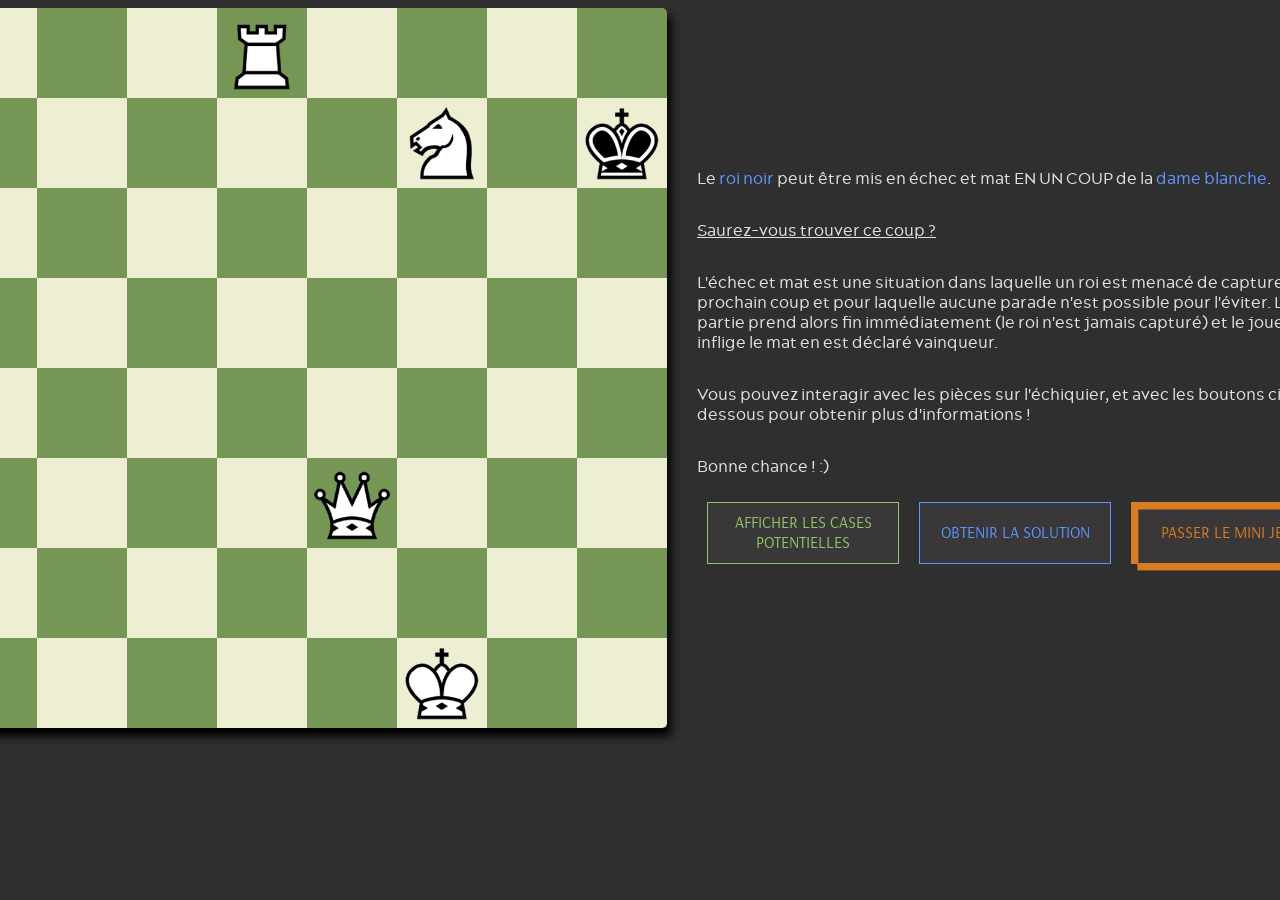
<file: index.html>
<!DOCTYPE html>
<html lang="fr">
  <head>
    <script defer src="./echiquier.js"></script>
    <meta charset="utf-8" />
    <link rel="stylesheet" href="./echiquier.css" />
    <link
      rel="stylesheet"
      href="https://use.fontawesome.com/releases/v5.7.0/css/all.css"
      integrity="sha384-lZN37f5QGtY3VHgisS14W3ExzMWZxybE1SJSEsQp9S+oqd12jhcu+A56Ebc1zFSJ"
      crossorigin="anonymous"
    />
    <title>CV - Victor Martin</title>
  </head>

  <body>
    <div class="block-page">
      <div class="wrapper">
        <div
          class="a8"
          hover-id="white-rook"
          ondragover="showDrop(event)"
          ondragleave="leaveDrop(event)"
        ></div>
        <div
          class="b8"
          hover-id="white-rook"
          ondragover="showDrop(event)"
          ondragleave="leaveDrop(event)"
        ></div>
        <div
          class="c8"
          hover-id="white-rook"
          ondragover="showDrop(event)"
          ondragleave="leaveDrop(event)"
        ></div>

        <div class="d8">
          <div id="white-rook">
            <img src="./Images/white-rook.png" alt="Tour Blanche" />
          </div>
        </div>

        <div
          class="e8"
          hover-id="white-rook"
          ondragover="showDrop(event)"
          ondragleave="leaveDrop(event)"
        >
          <div class="white-rook-text">
            <p>Tour blanche</p>
            <p>Peut se mouvoir verticalement et horizontalement</p>
            <p>Cliquez dessus pour voir les cases qu'elle défend !</p>
          </div>
        </div>
        <div
          class="f8"
          hover-id="white-rook"
          ondragover="showDrop(event)"
          ondragleave="leaveDrop(event)"
        ></div>
        <div
          class="g8"
          hover-id="white-rook"
          ondragover="showDrop(event)"
          ondragleave="leaveDrop(event)"
        ></div>
        <div
          class="h8"
          hover-id="white-knight"
          ondragover="showDrop(event)"
          ondragleave="leaveDrop(event)"
        ></div>
        <div
          class="a7"
          hover-id="white-queen"
          ondragover="showDrop(event)"
          ondragleave="leaveDrop(event)"
        ></div>
        <div
          class="b7"
          ondragover="showDrop(event)"
          ondragleave="leaveDrop(event)"
        ></div>
        <div
          class="c7"
          ondragover="showDrop(event)"
          ondragleave="leaveDrop(event)"
        ></div>
        <div
          class="d7"
          hover-id="white-rook"
          ondragover="showDrop(event)"
          ondragleave="leaveDrop(event)"
        ></div>
        <div
          class="e7"
          hover-id="white-queen"
          ondragover="showDrop(event)"
          ondragleave="leaveDrop(event)"
        ></div>

        <div class="f7">
          <div id="white-knight">
            <img src="./Images/white-knight.png" alt="Cavalier Blanc /" />
          </div>
        </div>

        <div
          class="g7"
          hover-id="black-king"
          ondragover="showDrop(event)"
          ondragleave="leaveDrop(event)"
        >
          <div class="white-knight-text">
            <p>Cavalier blanc</p>
            <p>Se déplace en "L"</p>
            <p>Cliquez dessus pour voir les cases qu'il défend !</p>
          </div>
        </div>

        <div class="h7">
          <div id="black-king">
            <img src="./Images/black-king.png" alt="Roi Noir /" />
          </div>
        </div>

        <div
          class="a6"
          ondragover="showDrop(event)"
          ondragleave="leaveDrop(event)"
        ></div>
        <div
          class="b6"
          hover-id="white-queen"
          ondragover="showDrop(event)"
          ondragleave="leaveDrop(event)"
        ></div>
        <div
          class="c6"
          ondragover="showDrop(event)"
          ondragleave="leaveDrop(event)"
        ></div>
        <div
          class="d6"
          hover-id="white-knight"
          ondragover="showDrop(event)"
          ondragleave="leaveDrop(event)"
        ></div>
        <div
          class="e6"
          hover-id="white-queen"
          ondragover="showDrop(event)"
          ondragleave="leaveDrop(event)"
        ></div>
        <div
          class="f6"
          ondragover="showDrop(event)"
          ondragleave="leaveDrop(event)"
        ></div>
        <div
          class="g6"
          hover-id="black-king"
          ondragover="showDrop(event)"
          ondragleave="leaveDrop(event)"
        ></div>

        <div
          class="h6"
          hover-id="white-knight"
          aide-id="help"
          draggable-id="white-queen"
          ondragover="allowDrop(event)"
          ondragleave="leaveDrop(event)"
          ondrop="return droph6(event)"
        >
          <div class="black-king-text">
            <p>Roi noir</p>
            <p>Sera bientôt en échec et mat en un coup de la dame D:</p>
            <p>Cliquez dessus pour voir les cases qu'il défend !</p>
          </div>
        </div>

        <div
          class="a5"
          ondragover="showDrop(event)"
          ondragleave="leaveDrop(event)"
        ></div>
        <div
          class="b5"
          ondragover="showDrop(event)"
          ondragleave="leaveDrop(event)"
        ></div>
        <div
          class="c5"
          hover-id="white-queen"
          ondragover="showDrop(event)"
          ondragleave="leaveDrop(event)"
        ></div>
        <div
          class="d5"
          hover-id="white-rook"
          ondragover="showDrop(event)"
          ondragleave="leaveDrop(event)"
        ></div>
        <div
          class="e5"
          hover-id="white-knight"
          ondragover="showDrop(event)"
          ondragleave="leaveDrop(event)"
        ></div>
        <div
          class="f5"
          ondragover="showDrop(event)"
          ondragleave="leaveDrop(event)"
        ></div>

        <div
          class="g5"
          hover-id="white-knight"
          draggable-id="white-queen"
          ondrop="return dropg5(event)"
          aide-id="help"
          ondragover="allowDrop(event)"
          ondragleave="leaveDrop(event)"
        ></div>

        <div
          class="h5"
          ondragover="showDrop(event)"
          ondragleave="leaveDrop(event)"
        ></div>
        <div
          class="a4"
          ondragover="showDrop(event)"
          ondragleave="leaveDrop(event)"
        ></div>
        <div
          class="b4"
          ondragover="showDrop(event)"
          ondragleave="leaveDrop(event)"
        ></div>
        <div
          class="c4"
          ondragover="showDrop(event)"
          ondragleave="leaveDrop(event)"
        ></div>
        <div
          class="d4"
          hover-id="white-rook"
          ondragover="showDrop(event)"
          ondragleave="leaveDrop(event)"
        ></div>
        <div
          class="e4"
          hover-id="white-queen"
          ondragover="showDrop(event)"
          ondragleave="leaveDrop(event)"
        ></div>
        <div
          class="f4"
          hover-id="white-queen"
          draggable-id="white-queen"
          ondrop="return dropf4(event)"
          aide-id="help"
          ondragover="allowDrop(event)"
          ondragleave="leaveDrop(event)"
        ></div>

        <div
          class="g4"
          ondragover="showDrop(event)"
          ondragleave="leaveDrop(event)"
        ></div>
        <div
          class="h4"
          ondragover="showDrop(event)"
          ondragleave="leaveDrop(event)"
        ></div>
        <div
          class="a3"
          hover-id="white-queen"
          ondragover="showDrop(event)"
          ondragleave="leaveDrop(event)"
        ></div>
        <div
          class="b3"
          hover-id="white-queen"
          ondragover="showDrop(event)"
          ondragleave="leaveDrop(event)"
        ></div>
        <div
          class="c3"
          hover-id="white-queen"
          showDrop
          ondragover="showDrop(event)"
          ondragleave="leaveDrop(event)"
        ></div>
        <div
          class="d3"
          hover-id="white-rook"
          ondragover="showDrop(event)"
          ondragleave="leaveDrop(event)"
        ></div>

        <div class="e3">
          <div
            id="white-queen"
            ondragstart="dragStart(event)"
            ondragend="dragEnd(event)"
            draggable="true"
          >
            <img src="./Images/white-queen.png" alt="Reine Blanche" />
          </div>
        </div>

        <div
          class="f3"
          hover-id="white-queen"
          ondragover="showDrop(event)"
          ondragleave="leaveDrop(event)"
        >
          <div class="white-queen-text">
            <p>Dame blanche</p>
            <p>Peut se déplacer dans toutes les directions</p>
            <p>Cliquez dessus pour voir les cases qu'elle défend !</p>
          </div>
        </div>
        <div
          class="g3"
          hover-id="white-queen"
          ondragover="showDrop(event)"
          ondragleave="leaveDrop(event)"
        ></div>
        <div
          class="h3"
          hover-id="white-queen"
          ondragover="showDrop(event)"
          ondragleave="leaveDrop(event)"
        ></div>
        <div
          class="a2"
          ondragover="showDrop(event)"
          ondragleave="leaveDrop(event)"
        ></div>
        <div
          class="b2"
          ondragover="showDrop(event)"
          ondragleave="leaveDrop(event)"
        ></div>
        <div
          class="c2"
          ondragover="showDrop(event)"
          ondragleave="leaveDrop(event)"
        ></div>
        <div
          class="d2"
          hover-id="white-rook"
          ondragover="showDrop(event)"
          ondragleave="leaveDrop(event)"
        ></div>
        <div
          class="e2"
          hover-id="white-queen"
          ondragover="showDrop(event)"
          ondragleave="leaveDrop(event)"
        ></div>
        <div
          class="f2"
          hover-id="white-queen"
          ondragover="showDrop(event)"
          ondragleave="leaveDrop(event)"
        ></div>
        <div
          class="g2"
          hover-id="white-king"
          ondragover="showDrop(event)"
          ondragleave="leaveDrop(event)"
        ></div>
        <div
          class="h2"
          ondragover="showDrop(event)"
          ondragleave="leaveDrop(event)"
        ></div>
        <div
          class="a1"
          ondragover="showDrop(event)"
          ondragleave="leaveDrop(event)"
        ></div>
        <div
          class="b1"
          ondragover="showDrop(event)"
          ondragleave="leaveDrop(event)"
        ></div>
        <div
          class="c1"
          hover-id="white-queen"
          ondragover="showDrop(event)"
          ondragleave="leaveDrop(event)"
        ></div>
        <div
          class="d1"
          hover-id="white-rook"
          ondragover="showDrop(event)"
          ondragleave="leaveDrop(event)"
        ></div>
        <div
          class="e1"
          hover-id="white-queen"
          ondragover="showDrop(event)"
          ondragleave="leaveDrop(event)"
        ></div>

        <div class="f1">
          <div id="white-king">
            <img src="./Images/white-king.png" alt="Roi Blanc /" />
          </div>
        </div>

        <div
          class="g1"
          hover-id="white-queen"
          ondragover="showDrop(event)"
          ondragleave="leaveDrop(event)"
        >
          <div class="white-king-text">
            <p>Roi blanc</p>
            <p>Se déplace dans toutes les directions d'une case</p>
            <p>Cliquez dessus pour voir les cases qu'il défend !</p>
          </div>
        </div>
        <div
          class="h1"
          ondragover="showDrop(event)"
          ondragleave="leaveDrop(event)"
        ></div>
      </div>
      <section class="instructions">
        <p>
          Le <span id="instructions-black-king">roi noir</span> peut être mis en
          échec et mat EN UN COUP de la
          <span id="instructions-white-queen">dame blanche</span>.
        </p>
        <p id="challenge">Saurez-vous trouver ce coup ?</p>
        <p>
          L'échec et mat est une situation dans laquelle un roi est menacé de
          capture au prochain coup et pour laquelle aucune parade n'est possible
          pour l'éviter. La partie prend alors fin immédiatement (le roi n'est
          jamais capturé) et le joueur qui inflige le mat en est déclaré
          vainqueur.
        </p>
        <p>
          Vous pouvez interagir avec les pièces sur l'échiquier, et avec les
          boutons ci-dessous pour obtenir plus d'informations !
        </p>
        <p>Bonne chance ! :)</p>
        <div class="instructions-links">
          <a id="help" href="http://">AFFICHER LES CASES POTENTIELLES</a>
          <a id="solution" href="http://">OBTENIR LA SOLUTION </a>
          <a id="skip" href="http://">PASSER LE MINI JEU</a>
        </div>
      </section>
    </div>

    <div class="modal-escape-bg">
      <div class="modal-escape">
        <p>Le roi a pu s'échapper !</p>
        <div class="retry-escape">
          <i class="fas fa-undo"></i>
          <p>Réessayer</p>
        </div>
        <div class="skip-escape">
          <i class="fas fa-forward"></i>
          <p>Passer</p>
        </div>
      </div>
    </div>
    <div class="modal-pat-bg">
      <div class="modal-pat">
        <p>Pat / Match nul :</p>
        <ul>
          <li>C'est au tour des noirs de jouer</li>
          <li>Le roi noir n'est pas sous le coup d'un échec</li>
          <li>
            Le roi noir ne peut plus jouer de coup légal <br />(toute les cases
            autour de lui à part la sienne <br />
            sont défendues par les pièces blanches
          </li>
        </ul>
        <div class="retry-pat">
          <i class="fas fa-undo"></i>
          <p>Réessayer</p>
        </div>
        <div class="skip-pat">
          <i class="fas fa-forward"></i>
          <p>Passer</p>
        </div>
      </div>
    </div>
    <section class="cvvictor">
      <img src="./Images/cv.jpg" alt="CV de Victor Martin" />
      <div class="icons">
        <div class="download">
          <i class="fas fa-download"></i>
          <p>Télecharger</p>
        </div>
        <div class="contact">
          <i class="fas fa-envelope"></i>
          <p>Contact</p>
        </div>
        <div class="linkedin">
          <i class="fab fa-linkedin"></i>
          <p>LinkedIn</p>
        </div>
      </div>
    </section>
  </body>
</html>
</file>
<file: echiquier.css>
@font-face {
  font-family: "arsenalregular";
  src: url("./Fonts/arsenal-regular-webfont.woff2") format("woff2"),
    url("./Fonts/arsenal-regular-webfont.woff") format("woff");
  font-weight: normal;
  font-style: normal;
}

@font-face {
  font-family: "acherusgrotesque-regular";
  src: url("./Fonts/acherusgrotesque-regular-webfont.woff2") format("woff2"),
    url("./Fonts/acherusgrotesque-regular-webfont.woff") format("woff");
  font-weight: normal;
  font-style: normal;
}

body {
  font-family: "arsenalregular";
  background-color: rgb(48, 47, 47);
}

.block-page {
  display: flex;
  align-items: center;
  justify-content: center;
}

#opacity {
  opacity: 1;
}

.wrapper img {
  height: 10vh;
  -webkit-transition: -webkit-transform 0.3s ease-in-out;
  transition: -webkit-transform 0.3s ease-in-out;
  -o-transition: transform 0.3s ease-in-out;
  transition: transform 0.3s ease-in-out;
  transition: transform 0.3s ease-in-out, -webkit-transform 0.3s ease-in-out;
}

#white-rook,
#white-king,
#black-king,
#white-knight {
  cursor: pointer;
}

.wrapper #white-queen {
  cursor: grab;
}
.wrapper img:hover {
  -webkit-transform: scale(1.3);
  -ms-transform: scale(1.3);
  transform: scale(1.3);
  -webkit-transition: -webkit-transform 0.3s ease-in-out;
  transition: -webkit-transform 0.3s ease-in-out;
  -o-transition: transform 0.3s ease-in-out;
  transition: transform 0.3s ease-in-out;
  transition: transform 0.3s ease-in-out, -webkit-transform 0.3s ease-in-out;
}

.wrapper {
  width: 80vh;
  display: grid;
  grid-template-columns: repeat(8, 10vh);
  border-radius: 3px;
  box-shadow: 4px 8px 10px;
}

.a1 {
  border-radius: 0px 0px 0px 5px;
}

.a8 {
  border-radius: 5px 0px 0px 0px;
}

.h8 {
  border-radius: 0px 5px 0px 0px;
}

.h1 {
  border-radius: 0px 0px 5px 0px;
}

.wrapper > div {
  height: 10vh;
}

.motionh6-out {
  -webkit-filter: opacity(0%);
  filter: opacity(0%);
  -webkit-transform: translate(50vw);
  -ms-transform: translate(50vw);
  transform: translate(50vw);
  -webkit-transition: all 1.2s cubic-bezier(0, 0.54, 0.92, 1.04) 0.3s;
  -o-transition: all 1.2s cubic-bezier(0, 0.54, 0.92, 1.04) 0.3s;
  transition: all 1.2s cubic-bezier(0, 0.54, 0.92, 1.04) 0.3s;
}

.cvvictor {
  position: fixed;
  top: 2vh;
  left: 25vw;
  display: -webkit-box;
  display: -ms-flexbox;
  display: flex;
  -webkit-box-pack: center;
  -ms-flex-pack: center;
  justify-content: center;
  opacity: 0;
  visibility: hidden;
  -webkit-transition: opacity 1s ease-out;
  -o-transition: opacity 1s ease-out;
  transition: opacity 1s ease-out;
}

.cvvictor > img {
  max-height: 95vh;
}

.download,
.contact,
.linkedin {
  margin-left: 10px;
  display: flex;
  flex-direction: column;
  align-items: center;
  justify-content: center;
}

.download > i,
.contact > i,
.linkedin > i {
  display: flex;
  flex-direction: column;
  color: rgb(93, 149, 253);
  font-size: 3em;
  cursor: pointer;
  margin-top: 10px;
}

.download > p,
.contact > p,
.linkedin > p {
  color: rgb(93, 149, 253);
  font-size: 0.7em;
  -webkit-transition: -webkit-transform 0.3s;
  transition: -webkit-transform 0.3s;
  -o-transition: transform 0.3s;
  transition: transform 0.3s;
  transition: transform 0.3s, -webkit-transform 0.3s;
}

.cv-buttons-hover {
  transform: translate(0, -7px);
  -webkit-transition: -webkit-transform 0.3s;
  transition: -webkit-transform 0.3s;
  -o-transition: transform 0.3s;
  transition: transform 0.3s;
  transition: transform 0.3s, -webkit-transform 0.3s;
}

.instructions {
  margin-left: 30px;
  display: flex;
  flex-direction: column;
}

.instructions span {
  color: rgb(93, 149, 253);
  cursor: pointer;
}
.instructions #challenge {
  text-decoration: underline;
}

.instructions-links {
  display: flex;
  justify-content: center;
}

.instructions-links > a {
  display: inline-block;
  width: 10em;
  margin: 10px 10px 20px 10px;
  padding: 10px 15px;
  cursor: pointer;
  text-decoration: none;
  text-align: center;
  background-color: #393737;
}

.instructions > p {
  font-family: "acherusgrotesque-regular";
  color: rgb(223, 224, 224);
}

#help {
  color: #8fc866;
  border: 1px solid #8fc866;
  -webkit-transition: all 0.3s;
  -o-transition: all 0.3s;
  transition: all 0.3s;
}

#solution {
  line-height: 40px;
  color: rgb(93, 149, 253);
  border: 1px solid rgb(93, 149, 253);
  -webkit-transition: all 0.3s;
  -o-transition: all 0.3s;
  transition: all 0.3s;
}

#skip {
  line-height: 40px;
  color: rgb(218, 124, 36);
  border: 1px solid rgb(218, 124, 36);
  -webkit-box-shadow: inset 0.4em 0.4em rgb(218, 124, 36),
    0.4em 0.4em rgb(218, 124, 36);
  box-shadow: inset 0.4em 0.4em rgb(218, 124, 36), 0.4em 0.4em rgb(218, 124, 36);
  -webkit-transition: all 0.3s;
  -o-transition: all 0.3s;
  transition: all 0.3s;
}

#help:hover {
  color: whitesmoke;
  -webkit-box-shadow: inset 0 -3.9em 0 #13d25e;
  box-shadow: inset 0 -3.9em 0 #13d25e;
  -webkit-transition: all 0.3s;
  -o-transition: all 0.3s;
  transition: all 0.3s;
}

#solution:hover {
  color: white;
  -webkit-box-shadow: inset 12.1em 0 rgb(93, 149, 253);
  box-shadow: inset 12.1em 0 rgb(93, 149, 253);
  -webkit-transition: all 0.3s;
  -o-transition: all 0.3s;
  transition: all 0.3s;
}

#skip:hover {
  color: white;
  -webkit-box-shadow: inset 8em 4em rgb(236, 206, 32);
  box-shadow: inset 8em 4em rgb(236, 206, 32);
  -webkit-transition: all 0.3s;
  -o-transition: all 0.3s;
  transition: all 0.3s;
}

.help-squares {
  -webkit-box-shadow: inset 0 -5em #13d25e;
  box-shadow: inset 0 -5em #13d25e;
  -webkit-transition: -webkit-box-shadow 0.5s ease-in-out;
  transition: -webkit-box-shadow 0.5s ease-in-out;
  -o-transition: box-shadow 0.5s ease-in-out;
  transition: box-shadow 0.5s ease-in-out;
  transition: box-shadow 0.5s ease-in-out, -webkit-box-shadow 0.5s ease-in-out;
}

.guide-squares {
  -webkit-box-shadow: inset -1vh 1vh 0 #156df1;
  box-shadow: inset -1vh 1vh 0 #156df1;
  -webkit-transition: -webkit-box-shadow 0.5s ease-in-out;
  transition: -webkit-box-shadow 0.3s ease-in-out;
  -o-transition: box-shadow 0.3s ease-in-out;
  transition: box-shadow 0.3s ease-in-out;
  transition: box-shadow 0.3s ease-in-out, -webkit-box-shadow 0.3s ease-in-out;
}

.solution-squares {
  -webkit-box-shadow: inset 5em 0 #156df1;
  box-shadow: inset 0 5em #156df1;
  -webkit-transition: -webkit-box-shadow 0.5s ease-in-out;
  transition: -webkit-box-shadow 0.5s ease-in-out;
  -o-transition: box-shadow 0.5s ease-in-out;
  transition: box-shadow 0.5s ease-in-out;
  transition: box-shadow 0.5s ease-in-out, -webkit-box-shadow 0.5s ease-in-out;
}

.e8 {
  position: relative;
}

.f3 {
  position: relative;
}

.g1 {
  position: relative;
}

.h6 {
  position: relative;
}

.white-rook-text,
.white-knight-text,
.white-queen-text,
.white-king-text,
.black-king-text {
  background-color: whitesmoke;
  padding: 1em 1.5em;
  border-radius: 3px;
  font-size: 2vh;
  color: black;
  font-family: "acherusgrotesque-regular";
  position: absolute;
  left: 1vh;
  top: 1vh;
  white-space: nowrap;
  line-height: 0;
  opacity: 0;
  transition: opacity 0.3s;
  visibility: hidden;
}

.white-rook-text > p:first-child,
.white-knight-text > p:first-child,
.white-queen-text > p:first-child,
.white-king-text > p:first-child,
.black-king-text > p:first-child {
  font-weight: bold;
}

.white-rook-text_hover,
.white-knight-text_hover,
.white-queen-text_hover,
.white-king-text_hover,
.black-king-text_hover {
  visibility: initial;
  opacity: 1;
  -webkit-transition: opacity 0.3s;
  -o-transition: opacity 0.3s;
  transition: opacity 0.3s;
  z-index: 10;
}

.white-rook-defense-square,
.white-knight-defense-square,
.white-queen-defense-square,
.white-king-defense-square,
.black-king-defense-square {
  outline: solid 0.4vh;
  outline-color: rgb(133, 15, 88);
  outline-style: dashed;
  outline-offset: -0.7vh;
  -webkit-transition: outline-offset 0.3s;
  -o-transition: outline-offset 0.3s;
  transition: outline-offset 0.3s;
}

.modal-escape-bg,
.modal-pat-bg {
  position: fixed;
  top: 0;
  left: 0;
  height: 100vh;
  width: 100%;
  background-color: rgba(0, 0, 0, 0.1);
  display: -webkit-box;
  display: -ms-flexbox;
  display: flex;
  -webkit-box-pack: center;
  -ms-flex-pack: center;
  justify-content: center;
  -webkit-box-align: center;
  -ms-flex-align: center;
  align-items: center;
  visibility: hidden;
  opacity: 0;
  -webkit-transition: opacity 0.5s;
  -o-transition: opacity 0.5s;
  transition: opacity 0.5s;
}

.modal-escape-bg-active,
.modal-pat-bg-active {
  visibility: visible;
  opacity: 1;
}

.modal-escape {
  display: flex;
  align-items: baseline;
  font-family: "acherusgrotesque-regular";
  background-color: rgb(93, 149, 253);
  padding: 1em 1.5em;
  border-radius: 5px;
  box-shadow: rgb(53, 66, 255) 0.2em 0.2em 1em;
}

.modal-pat {
  display: flex;
  flex-direction: column;
  align-items: center;
  font-family: "acherusgrotesque-regular";
  background-color: rgb(93, 149, 253);
  padding: 1em 1.5em;
  border-radius: 5px;
  box-shadow: rgb(53, 66, 255) 0.2em 0.2em 1em;
}

.modal-escape > p {
  font-size: 1.5em;
  margin-right: 25px;
}

.modal-pat > p,
.modal-pat li {
  font-size: 0.9em;
}

.modal-escape i,
.modal-pat i {
  font-size: 2em;
}

.retry-escape,
.skip-escape,
.retry-pat,
.skip-pat {
  margin-left: 20px;
  display: flex;
  flex-direction: column;
  align-items: center;
  justify-content: center;
}

.retry-escape > i {
  -webkit-transition-property: -webkit-transform;
  transition-property: -webkit-transform;
  -o-transition-property: transform;
  transition-property: transform;
  transition-property: transform, -webkit-transform;
  -webkit-transition-duration: 1s;
  -o-transition-duration: 1s;
  transition-duration: 1s;
}

.retry-escape > p,
.skip-escape > p {
  font-size: 0.7em;
  margin-top: 0;
  -webkit-transition: letter-spacing 0.4s;
  -o-transition: letter-spacing 0.4s;
  transition: letter-spacing 0.4s;
}

.retry-escape > i:hover,
.retry-pat > i:hover {
  cursor: pointer;
  -webkit-animation-name: rotate;
  animation-name: rotate;
  -webkit-animation-duration: 1s;
  animation-duration: 1s;
  -webkit-animation-iteration-count: infinite;
  animation-iteration-count: infinite;
  -webkit-animation-timing-function: linear;
  animation-timing-function: linear;
}

@-webkit-keyframes rotate {
  from {
    -webkit-transform: rotate(0deg);
    transform: rotate(0deg);
  }
  to {
    -webkit-transform: rotate(-360deg);
    transform: rotate(-360deg);
  }
}
@keyframes rotate {
  from {
    -webkit-transform: rotate(0deg);
    transform: rotate(0deg);
  }
  to {
    -webkit-transform: rotate(-360deg);
    transform: rotate(-360deg);
  }
}

.modal-escape-visible {
  letter-spacing: 0.1em;
  -webkit-transition: letter-spacing 0.4s;
  -o-transition: letter-spacing 0.4s;
  transition: letter-spacing 0.4s;
}

.skip-escape > i,
.skip-pat > i {
  cursor: pointer;
}

.g7 {
  position: relative;
}

.a1 {
  background-color: #769655;
}

.a2 {
  background-color: #eeeed2;
}

.a3 {
  background-color: #769655;
}

.a4 {
  background-color: #eeeed2;
}

.a5 {
  background-color: #769655;
}

.a6 {
  background-color: #eeeed2;
}

.a7 {
  background-color: #769655;
}

.a8 {
  background-color: #eeeed2;
}

.b1 {
  background-color: #eeeed2;
}

.b2 {
  background-color: #769655;
}

.b3 {
  background-color: #eeeed2;
}

.b4 {
  background-color: #769655;
}

.b5 {
  background-color: #eeeed2;
}

.b6 {
  background-color: #769655;
}

.b7 {
  background-color: #eeeed2;
}

.b8 {
  background-color: #769655;
}

.c1 {
  background-color: #769655;
}

.c2 {
  background-color: #eeeed2;
}

.c3 {
  background-color: #769655;
}

.c4 {
  background-color: #eeeed2;
}

.c5 {
  background-color: #769655;
}

.c6 {
  background-color: #eeeed2;
}

.c7 {
  background-color: #769655;
}

.c8 {
  background-color: #eeeed2;
}

.d1 {
  background-color: #eeeed2;
}

.d2 {
  background-color: #769655;
}

.d3 {
  background-color: #eeeed2;
}

.d4 {
  background-color: #769655;
}

.d5 {
  background-color: #eeeed2;
}

.d6 {
  background-color: #769655;
}

.d7 {
  background-color: #eeeed2;
}

.d8 {
  background-color: #769655;
}

.e1 {
  background-color: #769655;
}

.e2 {
  background-color: #eeeed2;
}

.e3 {
  background-color: #769655;
}

.e4 {
  background-color: #eeeed2;
}

.e5 {
  background-color: #769655;
}

.e6 {
  background-color: #eeeed2;
}

.e7 {
  background-color: #769655;
}

.e8 {
  background-color: #eeeed2;
}

.f1 {
  background-color: #eeeed2;
}

.f2 {
  background-color: #769655;
}

.f3 {
  background-color: #eeeed2;
}

.f4 {
  background-color: #769655;
}

.f5 {
  background-color: #eeeed2;
}

.f6 {
  background-color: #769655;
}

.f7 {
  background-color: #eeeed2;
}

.f8 {
  background-color: #769655;
}

.g1 {
  background-color: #769655;
}

.g2 {
  background-color: #eeeed2;
}

.g3 {
  background-color: #769655;
}

.g4 {
  background-color: #eeeed2;
}

.g5 {
  background-color: #769655;
}

.g6 {
  background-color: #eeeed2;
}

.g7 {
  background-color: #769655;
}

.g8 {
  background-color: #eeeed2;
}

.h1 {
  background-color: #eeeed2;
}

.h2 {
  background-color: #769655;
}

.h3 {
  background-color: #eeeed2;
}

.h4 {
  background-color: #769655;
}

.h5 {
  background-color: #eeeed2;
}

.h6 {
  background-color: #769655;
}

.h7 {
  background-color: #eeeed2;
}

.h8 {
  background-color: #769655;
}

@media all and (max-width: 1200px) {
  .block-page {
    flex-direction: column;
  }
  .instructions {
    align-items: center;
  }
}
</file>
